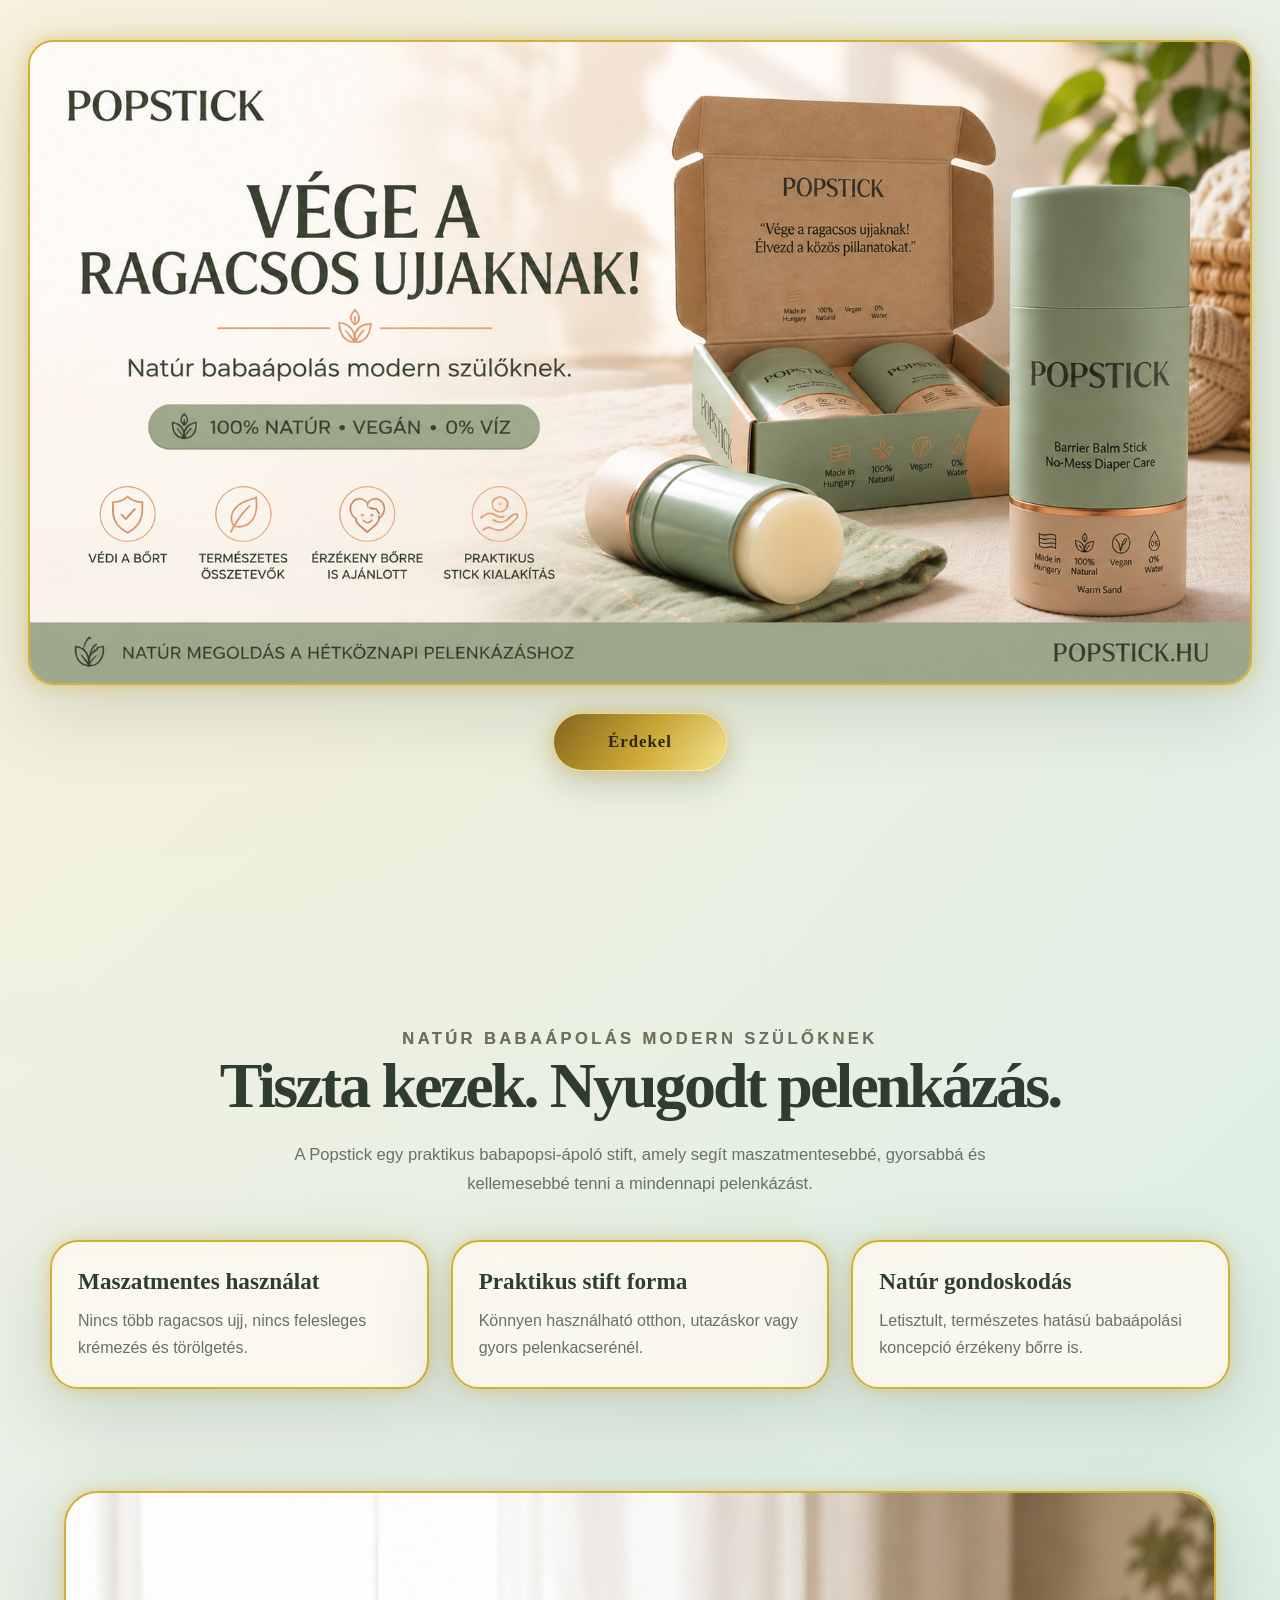
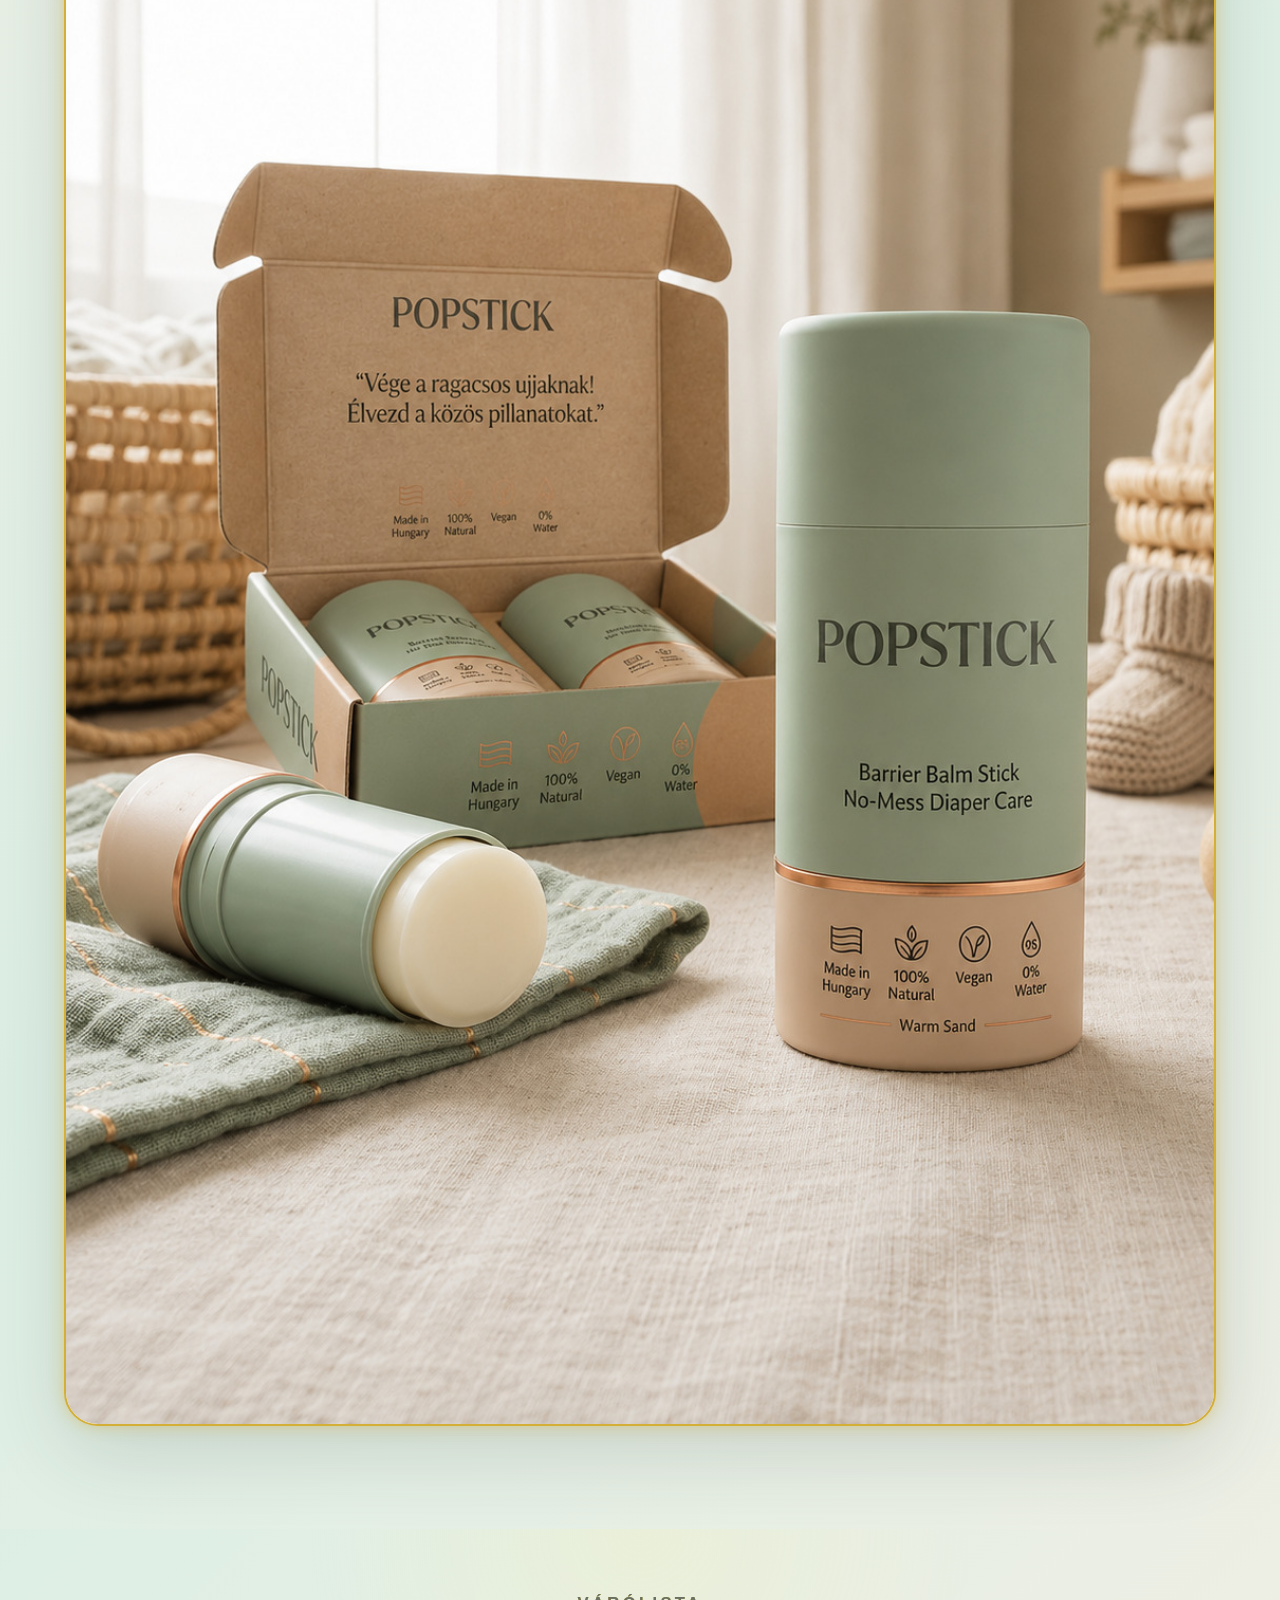
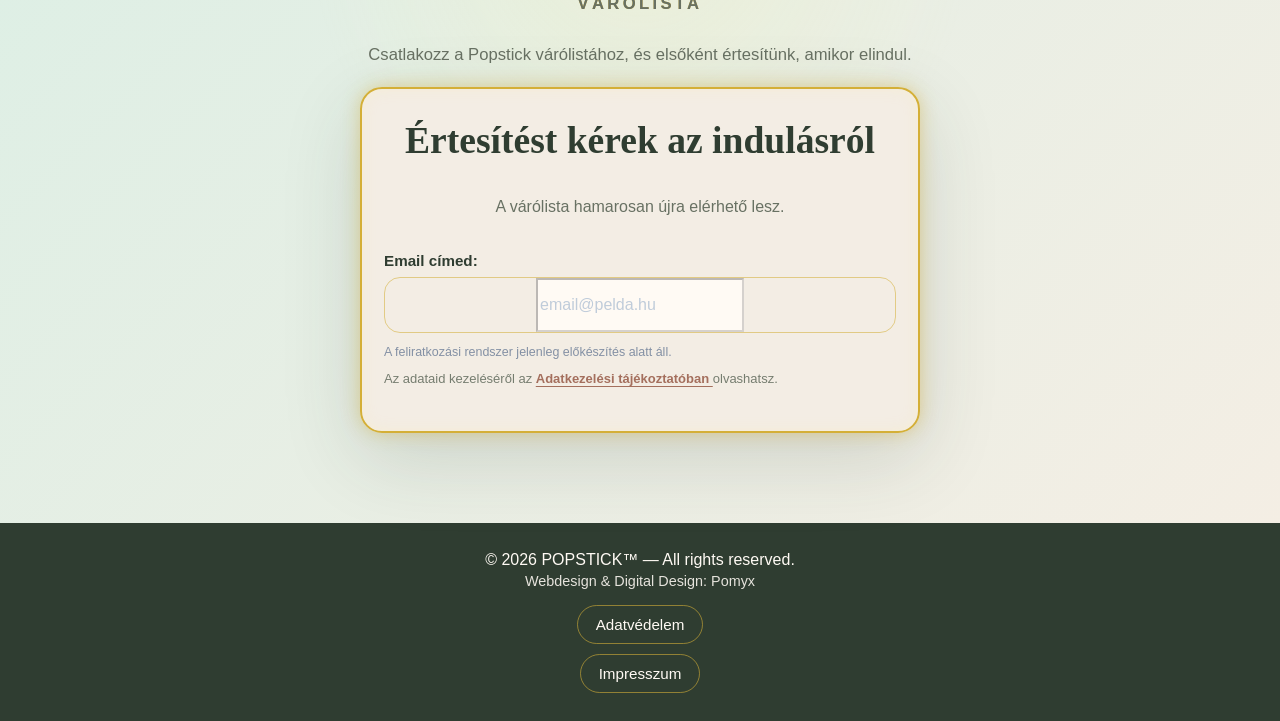
<file: index.html>
<!DOCTYPE html>
<html lang="hu">
<head>
  <meta charset="UTF-8" />
  <meta name="viewport" content="width=device-width, initial-scale=1.0" />

  <!-- FAVICONS -->
  <link rel="icon" type="image/png" href="assets/icons/favicon.png" />
  <link rel="icon" type="image/x-icon" href="assets/icons/favicon.ico" />

  <link
    rel="icon"
    type="image/png"
    sizes="16x16"
    href="assets/icons/favicon-16x16.png"
  />

  <link
    rel="icon"
    type="image/png"
    sizes="32x32"
    href="assets/icons/favicon-32x32.png"
  />

  <link
    rel="apple-touch-icon"
    sizes="180x180"
    href="assets/icons/apple-touch-icon.png"
  />

  <link rel="manifest" href="assets/icons/site.webmanifest" />

  <!-- SEO -->
  <title>Popstick | Tiszta kezek. Nyugodt pelenkázás.</title>

  <meta
    name="description"
    content="Popstick babapopsi-ápoló stift: maszatmentes, praktikus és natúr megoldás modern szülőknek."
  />

  <link rel="canonical" href="https://popstick.hu/" />

  <!-- OPEN GRAPH -->
  <meta property="og:type" content="website" />
  <meta property="og:url" content="https://popstick.hu/" />

  <meta
    property="og:title"
    content="Popstick | Tiszta kezek. Nyugodt pelenkázás."
  />

  <meta
    property="og:description"
    content="Popstick babapopsi-ápoló stift: maszatmentes, praktikus és natúr megoldás modern szülőknek."
  />

  <meta
    property="og:image"
    content="https://popstick.hu/assets/images/popstick-og.jpg"
  />

  <meta
    property="og:image:secure_url"
    content="https://popstick.hu/assets/images/popstick-og.jpg"
  />

  <meta property="og:image:type" content="image/jpeg" />
  <meta property="og:image:width" content="1920" />
  <meta property="og:image:height" content="1080" />

  <meta
    property="og:image:alt"
    content="Popstick - Tiszta kezek. Nyugodt pelenkázás."
  />

  <!-- TWITTER CARD -->
  <meta name="twitter:card" content="summary_large_image" />

  <meta
    name="twitter:title"
    content="Popstick | Tiszta kezek. Nyugodt pelenkázás."
  />

  <meta
    name="twitter:description"
    content="Popstick babapopsi-ápoló stift: maszatmentes, praktikus és natúr megoldás modern szülőknek."
  />

  <meta
    name="twitter:image"
    content="https://popstick.hu/assets/images/popstick-og.jpg"
  />

  <!-- STYLES -->
  <link rel="stylesheet" href="style.css?v=4" />

  <style>
    #sib-container input::placeholder {
      font-family: Helvetica, sans-serif;
      text-align: left;
      color: #c0ccda;
    }

    .signup-privacy-note {
      display: block;
      margin-top: 8px;
      font-size: 13px;
      line-height: 1.45;
      opacity: 0.9;
    }

    .signup-privacy-note a {
      color: inherit;
      text-decoration: underline;
      text-underline-offset: 3px;
    }
  </style>
</head>

<body>
  <main>
    <section class="hero">
      <div class="hero-frame">
        <picture>
          <source
            media="(max-width: 720px)"
            srcset="assets/images/popstick-og-mobile.jpg"
          />

          <img
            src="assets/images/popstick-og.jpg"
            alt="Popstick - Tiszta kezek. Nyugodt pelenkázás."
          />
        </picture>
      </div>

      <a href="#signup" class="hero-button gold-shine">
        Érdekel
      </a>
    </section>

    <section class="product-section">
      <div class="section-heading">
        <p class="eyebrow gold-text">
          Natúr babaápolás modern szülőknek
        </p>

        <h1>Tiszta kezek. Nyugodt pelenkázás.</h1>

        <p>
          A Popstick egy praktikus babapopsi-ápoló stift, amely segít
          maszatmentesebbé, gyorsabbá és kellemesebbé tenni a mindennapi
          pelenkázást.
        </p>
      </div>

      <div class="feature-grid">
        <article class="feature-card gold-border">
          <h2>Maszatmentes használat</h2>

          <p>
            Nincs több ragacsos ujj, nincs felesleges krémezés és törölgetés.
          </p>
        </article>

        <article class="feature-card gold-border">
          <h2>Praktikus stift forma</h2>

          <p>
            Könnyen használható otthon, utazáskor vagy gyors pelenkacserénél.
          </p>
        </article>

        <article class="feature-card gold-border">
          <h2>Natúr gondoskodás</h2>

          <p>
            Letisztult, természetes hatású babaápolási koncepció érzékeny
            bőrre is.
          </p>
        </article>
      </div>
    </section>

    <section class="secondary-visual">
      <div class="secondary-frame gold-border">
        <img
          src="assets/images/popstick-hero.jpg"
          alt="Popstick termékcsalád"
        />
      </div>
    </section>

    <section id="signup" class="signup-section">
      <div class="signup-intro">
        <p class="eyebrow gold-text">Várólista</p>

        <p>
          Csatlakozz a Popstick várólistához, és elsőként értesítünk,
          amikor elindul.
        </p>
      </div>

      <div class="sib-form">
        <div id="sib-form-container" class="sib-form-container">
          <div
            id="sib-container"
            class="sib-container--large sib-container--vertical popstick-form"
          >
            <div id="sib-form">
              <div style="padding: 8px 0;">
                <div class="sib-form-block form-title">
                  <p>Értesítést kérek az indulásról</p>
                </div>
              </div>

              <div style="padding: 8px 0;">
                <div class="sib-form-block form-text">
                  <div class="sib-text-form-block">
                    <p>
                      A várólista hamarosan újra elérhető lesz.
                    </p>
                  </div>
                </div>
              </div>

              <div style="padding: 8px 0;">
                <div class="sib-input sib-form-block">
                  <div class="form__entry entry_block">
                    <div class="form__label-row">
                      <label
                        class="entry__label form-label"
                        for="EMAIL"
                      >
                        Email címed:
                      </label>

                      <div class="entry__field">
                        <input
                          class="input"
                          type="email"
                          id="EMAIL"
                          name="EMAIL"
                          autocomplete="email"
                          inputmode="email"
                          placeholder="email@pelda.hu"
                          disabled
                        />
                      </div>
                    </div>

                    <p class="entry__specification form-note">
                      A feliratkozási rendszer jelenleg előkészítés alatt áll.

                      <span class="signup-privacy-note">
                        Az adataid kezeléséről az
                        <a
                          href="adatvedelem.html"
                          target="_blank"
                          rel="noopener noreferrer"
                        >
                          Adatkezelési tájékoztatóban
                        </a>
                        olvashatsz.
                      </span>
                    </p>
                  </div>
                </div>
              </div>
            </div>
          </div>
        </div>
      </div>
    </section>
  </main>

  <footer class="site-footer">
    <div class="footer-branding">
      <p>© 2026 POPSTICK™ — All rights reserved.</p>

      <p class="footer-credit">
        Webdesign &amp; Digital Design: Pomyx
      </p>
    </div>

    <div class="footer-links">
      <a href="adatvedelem.html" class="privacy-button">
        Adatvédelem
      </a>

      <a href="impresszum.html" class="privacy-button">
        Impresszum
      </a>
    </div>
  </footer>

  <script defer src="script.js?v=4"></script>
</body>
</html>
</file>
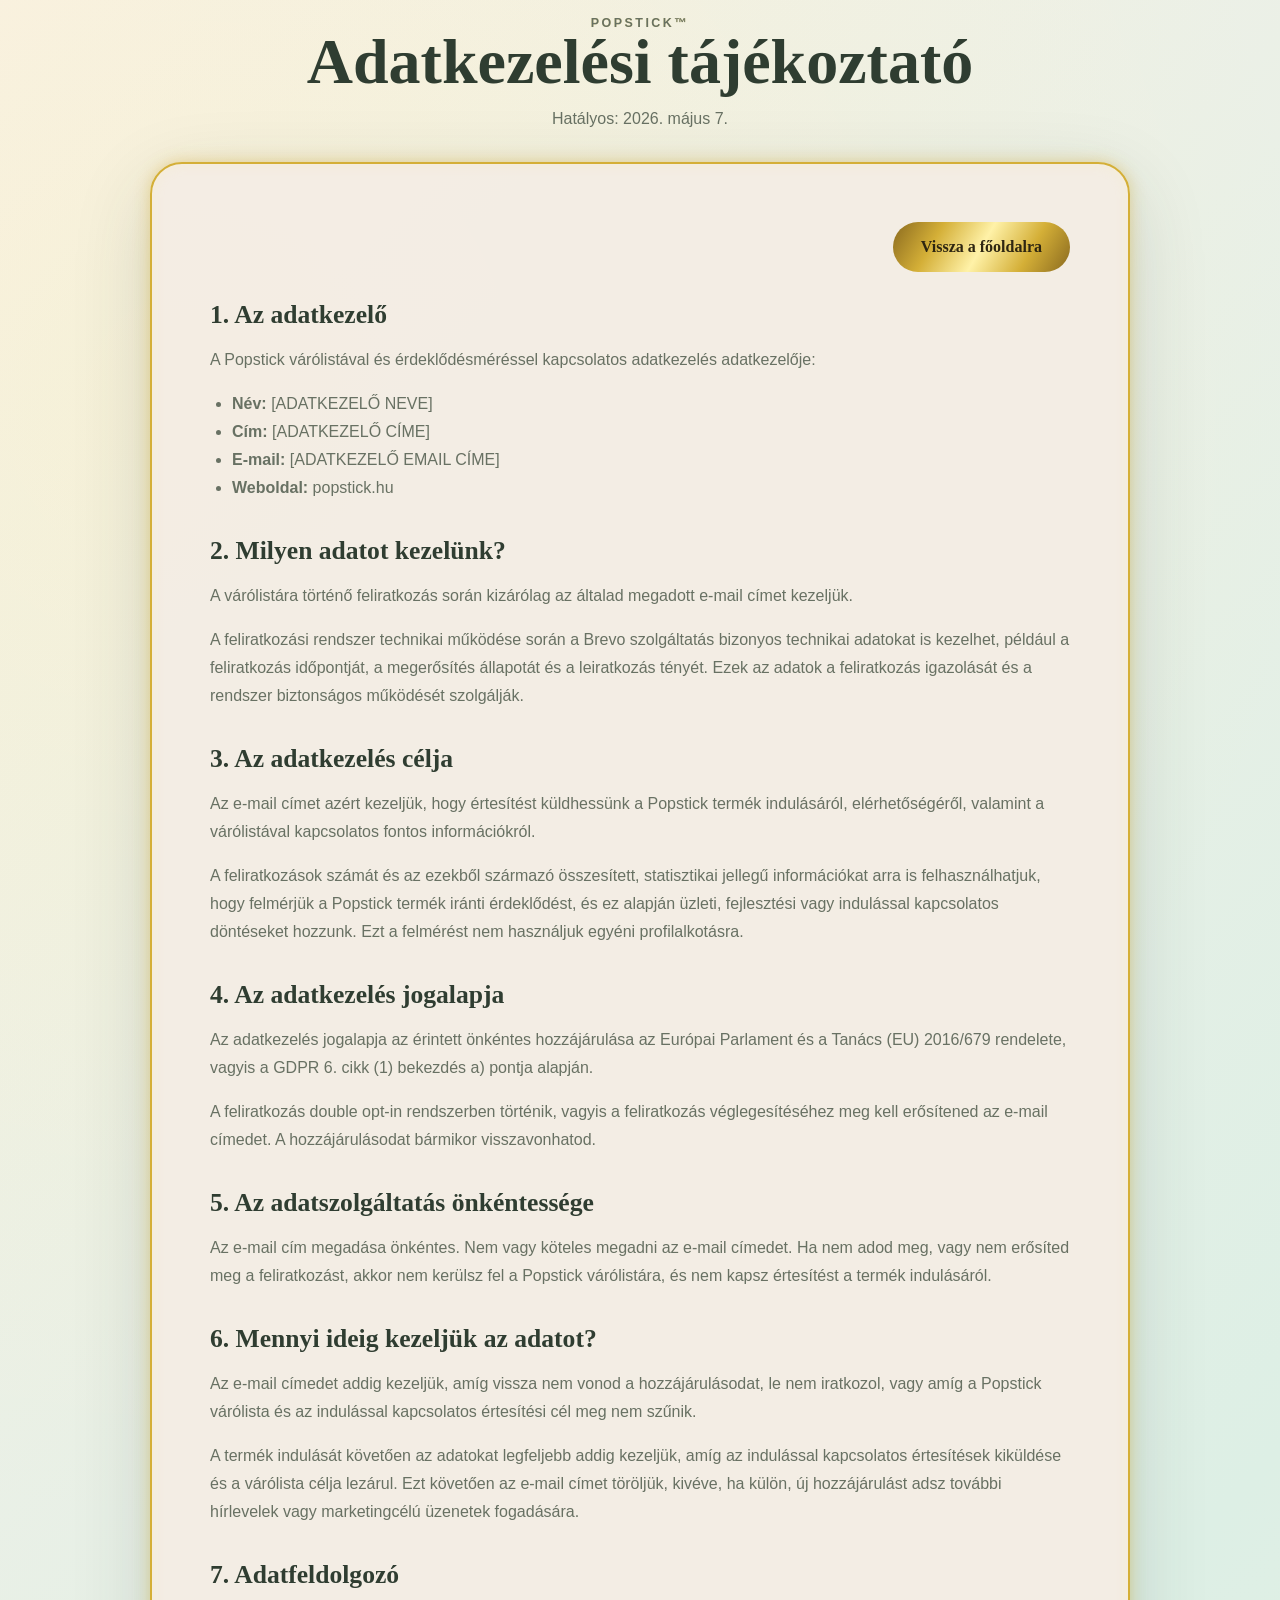
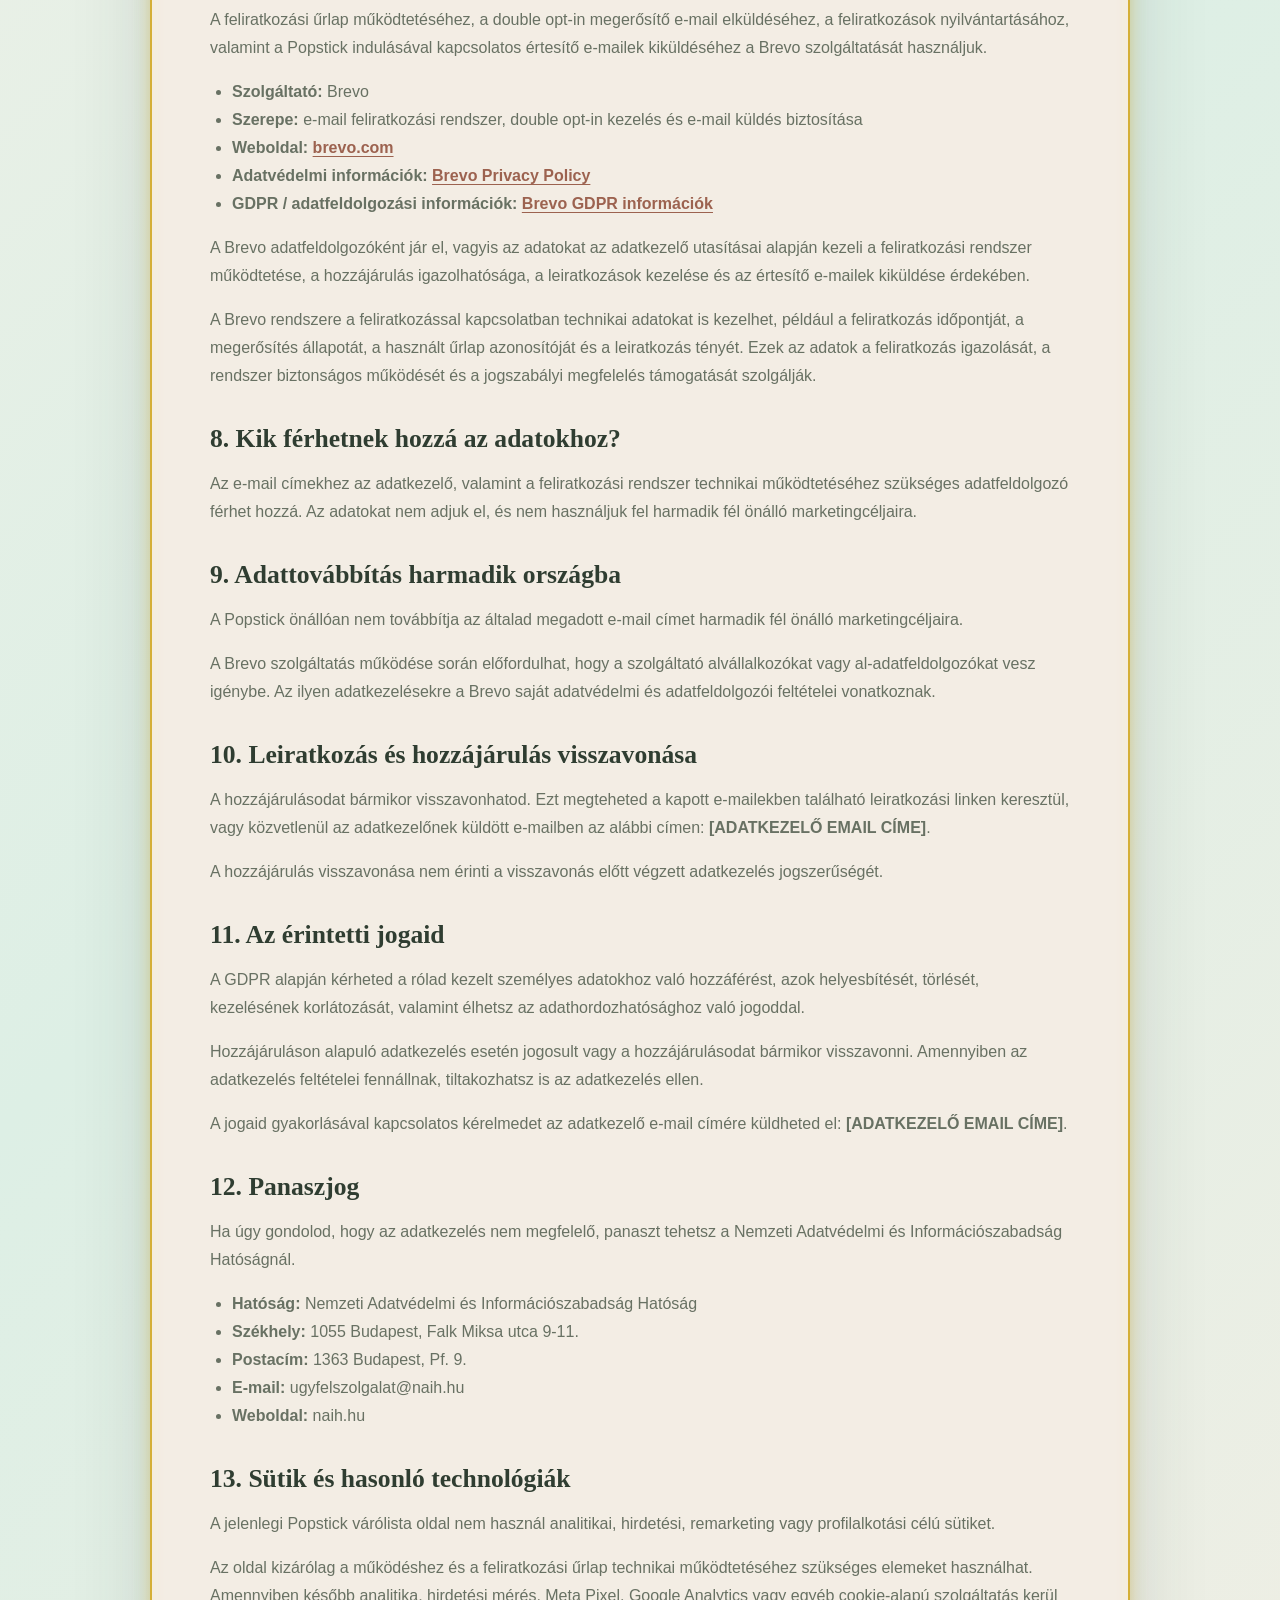
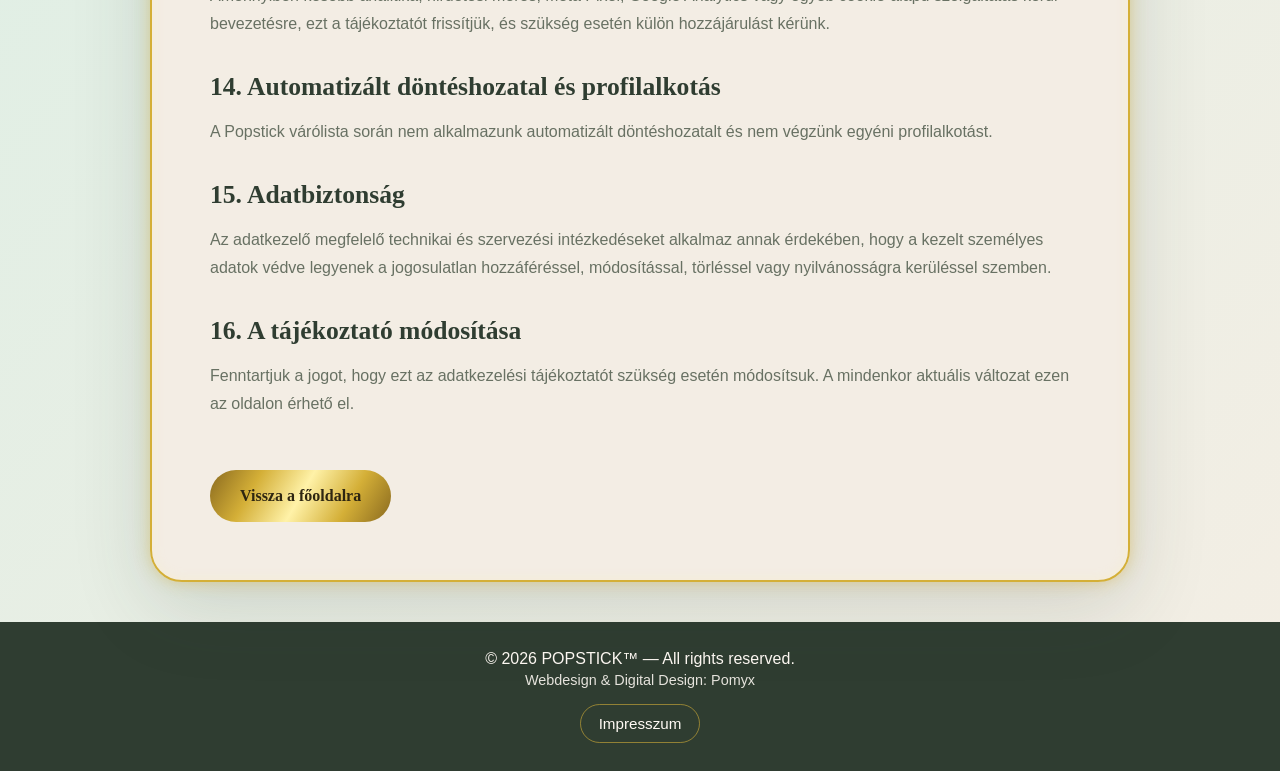
<file: adatvedelem.html>
<!DOCTYPE html>
<html lang="hu">
<head>
  <meta charset="UTF-8" />
  <meta name="viewport" content="width=device-width, initial-scale=1.0" />

  <title>Adatkezelési tájékoztató | Popstick</title>
  <meta name="description" content="A Popstick várólista és érdeklődésmérő oldal adatkezelési tájékoztatója." />

  <link rel="stylesheet" href="style.css?v=3" />
</head>

<body class="legal-no-shine">
  <main class="legal-page">
    <section class="legal-hero">
      <p class="eyebrow gold-text">POPSTICK™</p>
      <h1>Adatkezelési tájékoztató</h1>
      <p>Hatályos: 2026. május 7.</p>
    </section>

    <section class="legal-card gold-border">
      <div class="legal-card-top">
        <a href="/" class="legal-back-button gold-shine legal-card-back">Vissza a főoldalra</a>
      </div>
      <h2>1. Az adatkezelő</h2>
      <p>
        A Popstick várólistával és érdeklődésméréssel kapcsolatos adatkezelés adatkezelője:
      </p>

      <ul>
        <li><strong>Név:</strong> [ADATKEZELŐ NEVE]</li>
        <li><strong>Cím:</strong> [ADATKEZELŐ CÍME]</li>
        <li><strong>E-mail:</strong> [ADATKEZELŐ EMAIL CÍME]</li>
        <li><strong>Weboldal:</strong> popstick.hu</li>
      </ul>

      <h2>2. Milyen adatot kezelünk?</h2>
      <p>
        A várólistára történő feliratkozás során kizárólag az általad megadott
        e-mail címet kezeljük.
      </p>

      <p>
        A feliratkozási rendszer technikai működése során a Brevo szolgáltatás
        bizonyos technikai adatokat is kezelhet, például a feliratkozás időpontját,
        a megerősítés állapotát és a leiratkozás tényét. Ezek az adatok a
        feliratkozás igazolását és a rendszer biztonságos működését szolgálják.
      </p>

      <h2>3. Az adatkezelés célja</h2>
      <p>
        Az e-mail címet azért kezeljük, hogy értesítést küldhessünk a Popstick
        termék indulásáról, elérhetőségéről, valamint a várólistával kapcsolatos
        fontos információkról.
      </p>

      <p>
        A feliratkozások számát és az ezekből származó összesített, statisztikai
        jellegű információkat arra is felhasználhatjuk, hogy felmérjük a Popstick
        termék iránti érdeklődést, és ez alapján üzleti, fejlesztési vagy indulással
        kapcsolatos döntéseket hozzunk. Ezt a felmérést nem használjuk egyéni
        profilalkotásra.
      </p>

      <h2>4. Az adatkezelés jogalapja</h2>
      <p>
        Az adatkezelés jogalapja az érintett önkéntes hozzájárulása az
        Európai Parlament és a Tanács (EU) 2016/679 rendelete, vagyis a GDPR
        6. cikk (1) bekezdés a) pontja alapján.
      </p>

      <p>
        A feliratkozás double opt-in rendszerben történik, vagyis a feliratkozás
        véglegesítéséhez meg kell erősítened az e-mail címedet. A hozzájárulásodat
        bármikor visszavonhatod.
      </p>

      <h2>5. Az adatszolgáltatás önkéntessége</h2>
      <p>
        Az e-mail cím megadása önkéntes. Nem vagy köteles megadni az e-mail címedet.
        Ha nem adod meg, vagy nem erősíted meg a feliratkozást, akkor nem kerülsz
        fel a Popstick várólistára, és nem kapsz értesítést a termék indulásáról.
      </p>

      <h2>6. Mennyi ideig kezeljük az adatot?</h2>
      <p>
        Az e-mail címedet addig kezeljük, amíg vissza nem vonod a hozzájárulásodat,
        le nem iratkozol, vagy amíg a Popstick várólista és az indulással kapcsolatos
        értesítési cél meg nem szűnik.
      </p>

      <p>
        A termék indulását követően az adatokat legfeljebb addig kezeljük, amíg az
        indulással kapcsolatos értesítések kiküldése és a várólista célja lezárul.
        Ezt követően az e-mail címet töröljük, kivéve, ha külön, új hozzájárulást
        adsz további hírlevelek vagy marketingcélú üzenetek fogadására.
      </p>

     <h2>7. Adatfeldolgozó</h2>

<p>
  A feliratkozási űrlap működtetéséhez, a double opt-in megerősítő e-mail
  elküldéséhez, a feliratkozások nyilvántartásához, valamint a Popstick indulásával
  kapcsolatos értesítő e-mailek kiküldéséhez a Brevo szolgáltatását használjuk.
</p>

<ul>
  <li><strong>Szolgáltató:</strong> Brevo</li>

  <li>
    <strong>Szerepe:</strong>
    e-mail feliratkozási rendszer, double opt-in kezelés és e-mail küldés biztosítása
  </li>

  <li>
    <strong>Weboldal:</strong>
    <a
      href="https://www.brevo.com/"
      target="_blank"
      rel="noopener noreferrer"
    >
      brevo.com
    </a>
  </li>

  <li>
    <strong>Adatvédelmi információk:</strong>
    <a
      href="https://www.brevo.com/legal/privacypolicy/"
      target="_blank"
      rel="noopener noreferrer"
    >
      Brevo Privacy Policy
    </a>
  </li>

  <li>
    <strong>GDPR / adatfeldolgozási információk:</strong>
    <a
      href="https://help.brevo.com/hc/en-us/articles/360001258744-How-does-Brevo-comply-with-the-GDPR"
      target="_blank"
      rel="noopener noreferrer"
    >
      Brevo GDPR információk
    </a>
  </li>
</ul>

<p>
  A Brevo adatfeldolgozóként jár el, vagyis az adatokat az adatkezelő utasításai
  alapján kezeli a feliratkozási rendszer működtetése, a hozzájárulás igazolhatósága,
  a leiratkozások kezelése és az értesítő e-mailek kiküldése érdekében.
</p>

<p>
  A Brevo rendszere a feliratkozással kapcsolatban technikai adatokat is kezelhet,
  például a feliratkozás időpontját, a megerősítés állapotát, a használt űrlap
  azonosítóját és a leiratkozás tényét. Ezek az adatok a feliratkozás igazolását,
  a rendszer biztonságos működését és a jogszabályi megfelelés támogatását szolgálják.
</p>

      <h2>8. Kik férhetnek hozzá az adatokhoz?</h2>
      <p>
        Az e-mail címekhez az adatkezelő, valamint a feliratkozási rendszer
        technikai működtetéséhez szükséges adatfeldolgozó férhet hozzá.
        Az adatokat nem adjuk el, és nem használjuk fel harmadik fél önálló
        marketingcéljaira.
      </p>

      <h2>9. Adattovábbítás harmadik országba</h2>
      <p>
        A Popstick önállóan nem továbbítja az általad megadott e-mail címet
        harmadik fél önálló marketingcéljaira.
      </p>

      <p>
        A Brevo szolgáltatás működése során előfordulhat, hogy a szolgáltató
        alvállalkozókat vagy al-adatfeldolgozókat vesz igénybe. Az ilyen
        adatkezelésekre a Brevo saját adatvédelmi és adatfeldolgozói feltételei
        vonatkoznak.
      </p>

      <h2>10. Leiratkozás és hozzájárulás visszavonása</h2>
      <p>
        A hozzájárulásodat bármikor visszavonhatod. Ezt megteheted a kapott
        e-mailekben található leiratkozási linken keresztül, vagy közvetlenül
        az adatkezelőnek küldött e-mailben az alábbi címen:
        <strong>[ADATKEZELŐ EMAIL CÍME]</strong>.
      </p>

      <p>
        A hozzájárulás visszavonása nem érinti a visszavonás előtt végzett
        adatkezelés jogszerűségét.
      </p>

      <h2>11. Az érintetti jogaid</h2>
      <p>
        A GDPR alapján kérheted a rólad kezelt személyes adatokhoz való hozzáférést,
        azok helyesbítését, törlését, kezelésének korlátozását, valamint élhetsz
        az adathordozhatósághoz való jogoddal.
      </p>

      <p>
        Hozzájáruláson alapuló adatkezelés esetén jogosult vagy a hozzájárulásodat
        bármikor visszavonni. Amennyiben az adatkezelés feltételei fennállnak,
        tiltakozhatsz is az adatkezelés ellen.
      </p>

      <p>
        A jogaid gyakorlásával kapcsolatos kérelmedet az adatkezelő e-mail címére
        küldheted el: <strong>[ADATKEZELŐ EMAIL CÍME]</strong>.
      </p>

      <h2>12. Panaszjog</h2>
      <p>
        Ha úgy gondolod, hogy az adatkezelés nem megfelelő, panaszt tehetsz
        a Nemzeti Adatvédelmi és Információszabadság Hatóságnál.
      </p>

      <ul>
        <li><strong>Hatóság:</strong> Nemzeti Adatvédelmi és Információszabadság Hatóság</li>
        <li><strong>Székhely:</strong> 1055 Budapest, Falk Miksa utca 9-11.</li>
        <li><strong>Postacím:</strong> 1363 Budapest, Pf. 9.</li>
        <li><strong>E-mail:</strong> ugyfelszolgalat@naih.hu</li>
        <li><strong>Weboldal:</strong> naih.hu</li>
      </ul>

      <h2>13. Sütik és hasonló technológiák</h2>
      <p>
        A jelenlegi Popstick várólista oldal nem használ analitikai, hirdetési,
        remarketing vagy profilalkotási célú sütiket.
      </p>

      <p>
        Az oldal kizárólag a működéshez és a feliratkozási űrlap technikai
        működtetéséhez szükséges elemeket használhat. Amennyiben később analitika,
        hirdetési mérés, Meta Pixel, Google Analytics vagy egyéb cookie-alapú
        szolgáltatás kerül bevezetésre, ezt a tájékoztatót frissítjük, és szükség
        esetén külön hozzájárulást kérünk.
      </p>

      <h2>14. Automatizált döntéshozatal és profilalkotás</h2>
      <p>
        A Popstick várólista során nem alkalmazunk automatizált döntéshozatalt
        és nem végzünk egyéni profilalkotást.
      </p>

      <h2>15. Adatbiztonság</h2>
      <p>
        Az adatkezelő megfelelő technikai és szervezési intézkedéseket alkalmaz
        annak érdekében, hogy a kezelt személyes adatok védve legyenek a jogosulatlan
        hozzáféréssel, módosítással, törléssel vagy nyilvánosságra kerüléssel szemben.
      </p>

      <h2>16. A tájékoztató módosítása</h2>
      <p>
        Fenntartjuk a jogot, hogy ezt az adatkezelési tájékoztatót szükség esetén
        módosítsuk. A mindenkor aktuális változat ezen az oldalon érhető el.
      </p>

      <a href="/" class="legal-back-button gold-shine">Vissza a főoldalra</a>
    </section>
  </main>

  <button
    class="back-to-top gold-border"
    type="button"
    aria-label="Vissza az oldal tetejére"
  >
    ↑
  </button>

  <footer class="site-footer legal-footer">
    <div class="footer-branding">
      <p>© 2026 POPSTICK™ — All rights reserved.</p>
      <p class="footer-credit">Webdesign &amp; Digital Design: Pomyx</p>
    </div>

    <div class="footer-links">
      <a href="impresszum.html" class="privacy-button">Impresszum</a>
      </div>
  </footer>

  <script defer src="script.js"></script>
</body>
</html>
</file>
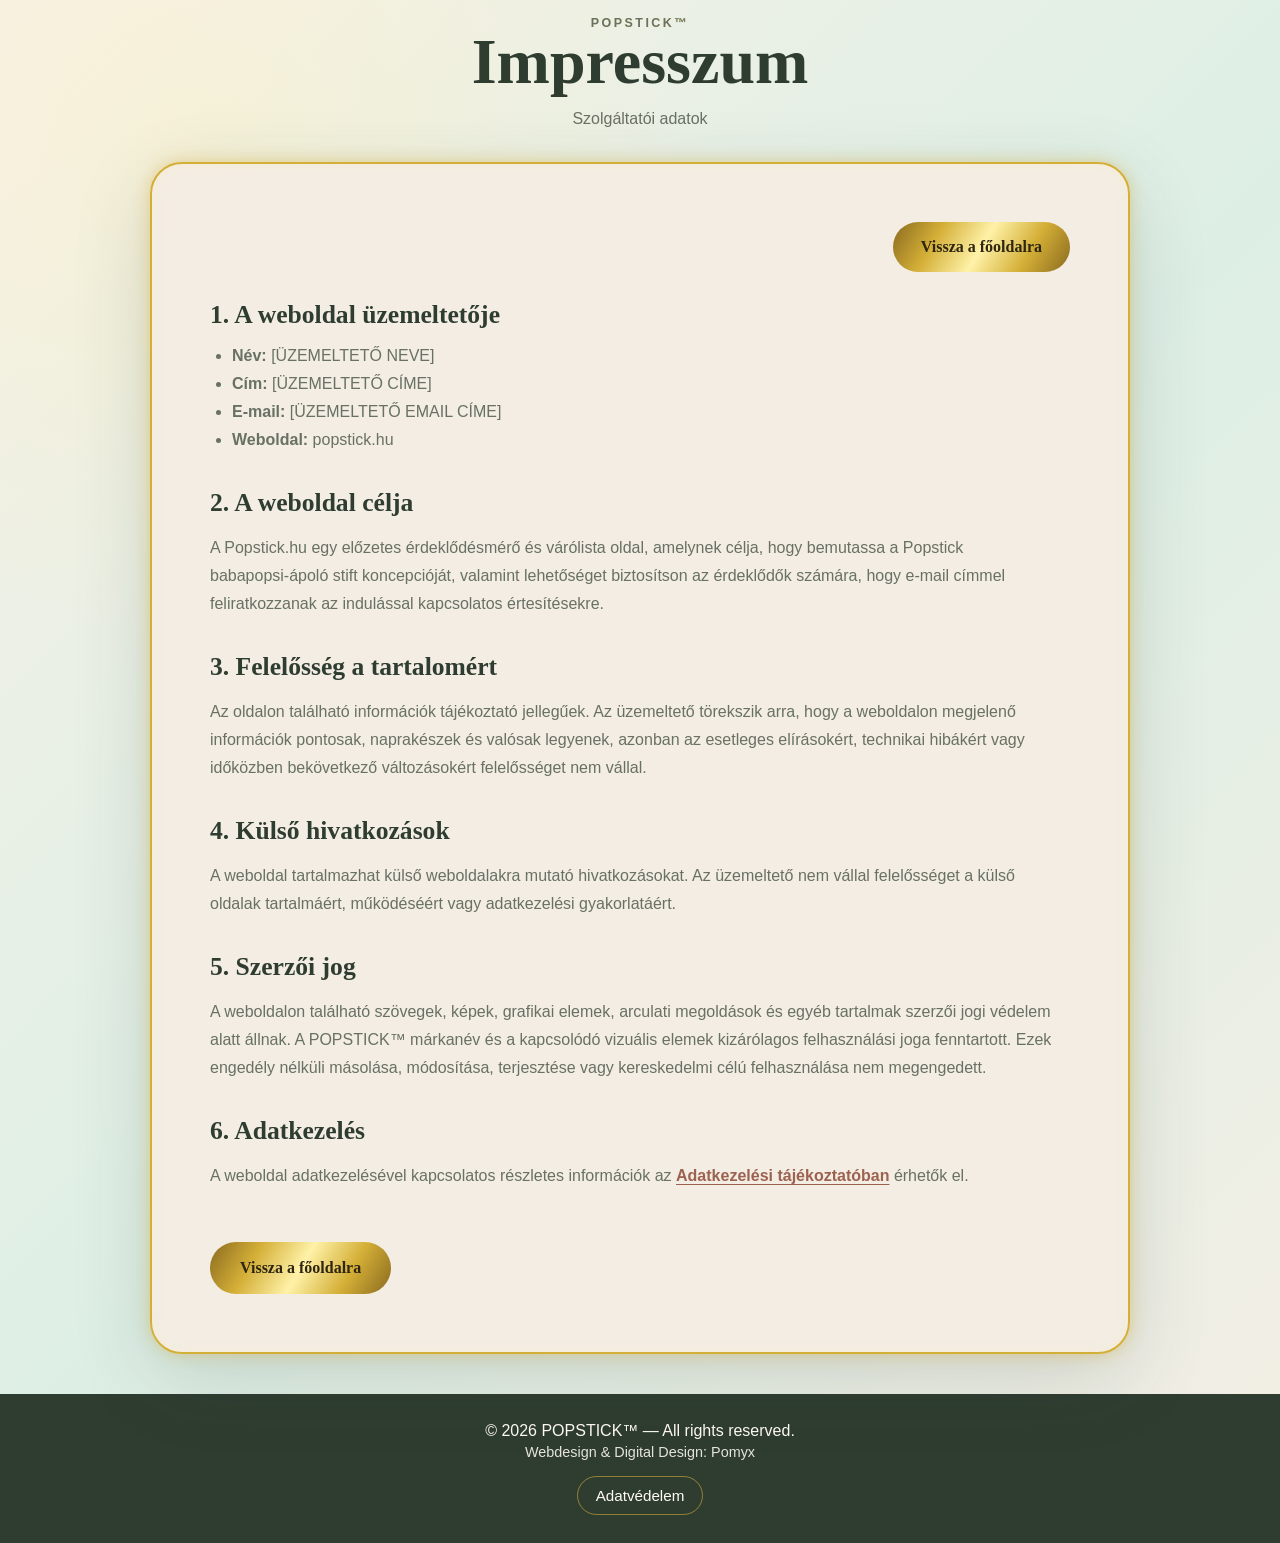
<file: impresszum.html>
<!DOCTYPE html>
<html lang="hu">
<head>
  <meta charset="UTF-8" />
  <meta name="viewport" content="width=device-width, initial-scale=1.0" />

  <title>Impresszum | Popstick</title>
  <meta name="description" content="A Popstick.hu impresszuma és szolgáltatói adatai." />

  <link rel="stylesheet" href="style.css?v=3" />
</head>

<body class="legal-no-shine">
  <main class="legal-page">
    <section class="legal-hero">
      <p class="eyebrow gold-text">POPSTICK™</p>
      <h1>Impresszum</h1>
      <p>Szolgáltatói adatok</p>
    </section>

    <section class="legal-card gold-border">
      <div class="legal-card-top">
        <a href="/" class="legal-back-button gold-shine legal-card-back">Vissza a főoldalra</a>
      </div>
      <h2>1. A weboldal üzemeltetője</h2>

      <ul>
        <li><strong>Név:</strong> [ÜZEMELTETŐ NEVE]</li>
        <li><strong>Cím:</strong> [ÜZEMELTETŐ CÍME]</li>
        <li><strong>E-mail:</strong> [ÜZEMELTETŐ EMAIL CÍME]</li>
        <li><strong>Weboldal:</strong> popstick.hu</li>
      </ul>

      <h2>2. A weboldal célja</h2>
      <p>
        A Popstick.hu egy előzetes érdeklődésmérő és várólista oldal, amelynek célja,
        hogy bemutassa a Popstick babapopsi-ápoló stift koncepcióját, valamint
        lehetőséget biztosítson az érdeklődők számára, hogy e-mail címmel
        feliratkozzanak az indulással kapcsolatos értesítésekre.
      </p>

      <h2>3. Felelősség a tartalomért</h2>
      <p>
        Az oldalon található információk tájékoztató jellegűek. Az üzemeltető
        törekszik arra, hogy a weboldalon megjelenő információk pontosak,
        naprakészek és valósak legyenek, azonban az esetleges elírásokért,
        technikai hibákért vagy időközben bekövetkező változásokért felelősséget
        nem vállal.
      </p>

      <h2>4. Külső hivatkozások</h2>
      <p>
        A weboldal tartalmazhat külső weboldalakra mutató hivatkozásokat.
        Az üzemeltető nem vállal felelősséget a külső oldalak tartalmáért,
        működéséért vagy adatkezelési gyakorlatáért.
      </p>

      <h2>5. Szerzői jog</h2>
      <p>
        A weboldalon található szövegek, képek, grafikai elemek, arculati megoldások
        és egyéb tartalmak szerzői jogi védelem alatt állnak. A POPSTICK™ márkanév
        és a kapcsolódó vizuális elemek kizárólagos felhasználási joga fenntartott.
        Ezek engedély nélküli másolása, módosítása, terjesztése vagy kereskedelmi célú
        felhasználása nem megengedett.
      </p>

      <h2>6. Adatkezelés</h2>
      <p>
        A weboldal adatkezelésével kapcsolatos részletes információk az
        <a href="adatvedelem.html">Adatkezelési tájékoztatóban</a> érhetők el.
      </p>

      <a href="/" class="legal-back-button gold-shine">Vissza a főoldalra</a>
    </section>
  </main>
  <button
    class="back-to-top gold-border"
    type="button"
    aria-label="Vissza az oldal tetejére"
  >
    ↑
  </button>

  <footer class="site-footer legal-footer">
    <div class="footer-branding">
      <p>© 2026 POPSTICK™ — All rights reserved.</p>
      <p class="footer-credit">Webdesign &amp; Digital Design: Pomyx</p>
    </div>

    <div class="footer-links">
      <a href="adatvedelem.html" class="privacy-button">Adatvédelem</a>
      </div>
  </footer>

  <script defer src="script.js"></script>
</body>
</html>
</file>
<file: style.css>
:root {
  --mint: #ddefe5;
  --mint-soft: #edf7f1;
  --mint-dark: #2f3d31;
  --beige: #f4eee4;
  --cream: #fffaf4;
  --rose: #cb8e75;
  --rose-dark: #9c624f;
  --gold: #d4af37;
  --gold-light: #fff2a8;
  --text: #2e382f;
  --muted: #687163;
  --shadow: 0 24px 80px rgba(46, 56, 47, 0.16);
}

* {
  box-sizing: border-box;
}

html {
  scroll-behavior: smooth;
}

body {
  margin: 0;
  font-family: Helvetica, Arial, sans-serif;
  color: var(--text);
  background:
    radial-gradient(circle at 15% 10%, rgba(255, 242, 168, 0.25), transparent 30%),
    linear-gradient(135deg, #f8f1e8 0%, var(--mint) 52%, #f4eee4 100%);
}

img {
  display: block;
  max-width: 100%;
}

a {
  color: inherit;
  text-decoration: none;
}

/* HERO */

.hero {
  min-height: 100vh;
  padding: 40px 28px 34px;
  display: flex;
  flex-direction: column;
  align-items: center;
  justify-content: flex-start;
  gap: 28px;
}

.hero-frame {
  position: relative;
  overflow: hidden;
  width: fit-content;
  max-width: min(1280px, 100%);
  border-radius: clamp(18px, 2vw, 34px);
  border: 2px solid var(--gold);
  background: var(--beige);
  box-shadow:
    0 0 18px rgba(212, 175, 55, 0.5),
    inset 0 0 14px rgba(255, 240, 170, 0.28),
    var(--shadow);
}

.hero-frame picture {
  display: block;
}

.hero-frame img {
  width: auto;
  max-width: 100%;
  height: auto;
  max-height: 72vh;
  object-fit: contain;
  display: block;
}

.hero-frame::before,
.hero-frame::after {
  content: none !important;
  display: none !important;
}

.hero-button {
  display: inline-flex;
  align-items: center;
  justify-content: center;
  min-height: 58px;
  padding: 0 54px;
  border-radius: 999px;
  font-family: Georgia, serif;
  font-size: clamp(1.05rem, 1.25vw, 1.28rem);
  font-weight: 700;
  letter-spacing: 0.06em;
  color: #2e2611;
  border: 1px solid rgba(255, 242, 168, 0.8);
  box-shadow:
    0 0 18px rgba(212, 175, 55, 0.5),
    0 16px 34px rgba(46, 56, 47, 0.16);
  transition: transform 0.2s ease, box-shadow 0.2s ease;
}

.hero-button:hover {
  transform: translateY(-2px);
  box-shadow:
    0 0 24px rgba(212, 175, 55, 0.68),
    0 20px 42px rgba(46, 56, 47, 0.2);
}

/* GOLD EFFECTS */

.gold-shine {
  background: linear-gradient(
    120deg,
    #8a6a1f,
    #d4af37,
    #fff2a8,
    #d4af37,
    #8a6a1f
  );
  background-size: 220% 220%;
  animation: goldShine 3s ease-in-out infinite;
}

.gold-text {
  background: linear-gradient(
    120deg,
    #8a6a1f,
    #d4af37,
    #fff2a8,
    #d4af37,
    #8a6a1f
  );
  background-size: 220% 220%;
  animation: goldShine 3s ease-in-out infinite;
  -webkit-background-clip: text;
  background-clip: text;
  color: transparent;
}

.gold-border {
  position: relative;
  overflow: hidden;
  border: 2px solid var(--gold);
  box-shadow:
    0 0 16px rgba(212, 175, 55, 0.45),
    inset 0 0 12px rgba(255, 240, 170, 0.25),
    var(--shadow);
}

.gold-border::after {
  content: "";
  position: absolute;
  inset: -2px;
  pointer-events: none;
  background: linear-gradient(
    120deg,
    transparent 0%,
    transparent 38%,
    rgba(255, 242, 168, 0.76) 50%,
    transparent 62%,
    transparent 100%
  );
  transform: translateX(-130%);
  animation: borderSweep 5.2s ease-in-out infinite;
}

/* PRODUCT */

.product-section {
  padding: clamp(72px, 8vw, 120px) clamp(18px, 5vw, 80px);
}

.section-heading {
  max-width: 900px;
  margin: 0 auto 42px;
  text-align: center;
}

.eyebrow {
  margin: 0 0 14px;
  text-transform: uppercase;
  letter-spacing: 0.2em;
  font-size: 0.78rem;
  font-weight: 800;
}

.section-heading h1,
.signup-intro h2 {
  margin: 0;
  font-family: Georgia, serif;
  color: var(--mint-dark);
  line-height: 1;
}

.section-heading h1 {
  font-size: clamp(2.6rem, 5vw, 5.8rem);
  letter-spacing: -0.045em;
}

.section-heading p,
.signup-intro p {
  max-width: 740px;
  margin: 22px auto 0;
  font-size: clamp(1.02rem, 1.3vw, 1.2rem);
  line-height: 1.75;
  color: var(--muted);
}

.feature-grid {
  display: grid;
  grid-template-columns: repeat(3, 1fr);
  gap: 22px;
  max-width: 1180px;
  margin: 0 auto;
}

.feature-card {
  padding: 34px;
  border-radius: 28px;
  background: rgba(255, 250, 244, 0.78);
}

.feature-card h2 {
  margin: 0 0 12px;
  font-family: Georgia, serif;
  font-size: 1.45rem;
  color: var(--mint-dark);
}

.feature-card p {
  margin: 0;
  line-height: 1.7;
  color: var(--muted);
}

/* SECONDARY IMAGE */

.secondary-visual {
  padding: 0 clamp(18px, 5vw, 80px) clamp(76px, 8vw, 120px);
}

.secondary-frame {
  max-width: 1180px;
  margin: 0 auto;
  border-radius: 34px;
  background: var(--beige);
}

.secondary-frame img {
  width: 100%;
  border-radius: 32px;
}

/* SIGNUP */

.signup-section {
  padding: 38px clamp(18px, 5vw, 80px) 90px;
  background:
    radial-gradient(circle at top, rgba(255, 242, 168, 0.2), transparent 38%),
    linear-gradient(135deg, rgba(221, 239, 229, 0.95), rgba(244, 238, 228, 0.95));
}

#signup {
  scroll-margin-top: -30px;
}

@media (max-width: 720px) {
  #signup {
    scroll-margin-top: 30px;
  }
}

.signup-intro {
  max-width: 760px;
  margin: 0 auto 18px;
  text-align: center;
}

.signup-intro h2 {
  font-size: clamp(2.2rem, 4vw, 4.6rem);
}

.sib-form {
  background: transparent !important;
  text-align: center;
}

.sib-form-container {
  display: flex;
  flex-direction: column;
  align-items: center;
}

.popstick-form {
  max-width: 560px !important;
  width: 100%;
  padding: 30px !important;
  text-align: center !important;
  background: rgba(244, 238, 228, 0.96) !important;
  border: 2px solid var(--gold) !important;
  border-radius: 28px !important;
  box-shadow:
    0 0 18px rgba(212, 175, 55, 0.45),
    inset 0 0 14px rgba(255, 240, 170, 0.25),
    0 24px 80px rgba(46, 56, 47, 0.16) !important;
}

.form-title {
  font-family: Georgia, serif !important;
  font-size: clamp(1.8rem, 3vw, 2.35rem) !important;
  font-weight: 700 !important;
  text-align: center !important;
  color: var(--mint-dark) !important;
  background: transparent !important;
}

.form-title p {
  margin: 0;
}

.form-text {
  font-family: Helvetica, sans-serif !important;
  font-size: 1rem !important;
  line-height: 1.65 !important;
  text-align: center !important;
  color: var(--muted) !important;
  background: transparent !important;
}

.form-label {
  display: block;
  margin-bottom: 8px;
  font-family: Helvetica, sans-serif !important;
  font-size: 0.95rem !important;
  font-weight: 700 !important;
  text-align: left !important;
  color: var(--mint-dark) !important;
}

.entry__field {
  border-radius: 16px !important;
  border: 1px solid rgba(212, 175, 55, 0.55) !important;
  overflow: hidden;
}

.entry__field input {
  min-height: 54px;
  font-size: 1rem;
  background: #fffaf4 !important;
}

.form-note {
  display: block;
  margin-top: 10px;
  font-family: Helvetica, sans-serif !important;
  font-size: 0.78rem !important;
  line-height: 1.5;
  text-align: left !important;
  color: #8390A4 !important;
}

.signup-privacy-note {
  display: block;
  margin-top: 8px;
  font-size: 0.78rem;
  line-height: 1.5;
  color: #687163;
}

.signup-privacy-note a {
  color: var(--rose-dark) !important;
  font-weight: 700;
  text-decoration: underline;
  text-underline-offset: 3px;
}

.form-button {
  min-height: 54px !important;
  padding: 0 28px !important;
  border: 0 !important;
  border-radius: 999px !important;
  font-family: Georgia, serif !important;
  font-size: 1rem !important;
  font-weight: 700 !important;
  color: #2e2611 !important;
  cursor: pointer;
  box-shadow: 0 14px 30px rgba(212, 175, 55, 0.32) !important;
}

/* FOOTER */

.site-footer {
  display: flex;
  align-items: center;
  justify-content: space-between;
  gap: 16px;
  padding: 28px clamp(18px, 5vw, 80px);
  background: var(--mint-dark);
  color: #fffaf4;
}

.site-footer p {
  margin: 0;
}

.footer-branding {
  display: flex;
  flex-direction: column;
  gap: 4px;
}

.footer-credit {
  font-size: 0.9rem;
  opacity: 0.88;
}

.legal-footer {
  margin-top: 40px;
}


.footer-links {
  display: flex;
  align-items: center;
  justify-content: center;
  gap: 12px;
  flex-wrap: wrap;
}

.privacy-button {
  display: inline-flex;
  align-items: center;
  justify-content: center;
  min-height: 38px;
  padding: 10px 18px;
  border-radius: 999px;
  color: #fffaf4;
  border: 1px solid rgba(212, 175, 55, 0.6);
  font-size: 0.95rem;
  transition: background 0.2s ease, transform 0.2s ease;
}

.privacy-button:hover {
  background: rgba(212, 175, 55, 0.16);
  transform: translateY(-1px);
}

/* ANIMATIONS */

@keyframes goldShine {
  0% {
    background-position: 0% 50%;
  }

  50% {
    background-position: 100% 50%;
  }

  100% {
    background-position: 0% 50%;
  }
}

@keyframes borderSweep {
  0% {
    transform: translateX(-130%);
  }

  45% {
    transform: translateX(130%);
  }

  100% {
    transform: translateX(130%);
  }
}

/* TABLET */

@media (max-width: 980px) {
  .hero {
    min-height: auto;
    padding: 18px 16px 28px;
  }

  .hero-frame {
    width: 100%;
  }

  .hero-frame img {
    max-height: none;
  }

  .feature-grid {
    grid-template-columns: 1fr;
  }
}

/* MOBILE */

@media (max-width: 720px) {
  .hero {
    min-height: 100vh;
    justify-content: flex-start;
    padding: 28px 10px 10px;
    gap: 14px;
  }

  .hero-frame {
    width: 100%;
    border-radius: 18px;
    margin-top: 0;
  }

  .hero-frame img {
    width: 100%;
    height: auto;
    max-height: none;
    object-fit: contain;
  }

  .hero-button {
    width: calc(100% - 20px);
    min-height: 56px;
  }
}

  .product-section,
  .signup-section {
    padding-left: 16px;
    padding-right: 16px;
  }

  .feature-card {
    padding: 26px;
  }

  .popstick-form {
    padding: 22px !important;
    border-radius: 22px !important;
  }

  .site-footer {
    flex-direction: column;
    text-align: center;
  }

  .footer-links {
    flex-direction: column;
    gap: 10px;
  }
}

/* PRIVACY */

.legal-page {
  position: relative;
  min-height: 100vh;
  padding: clamp(32px, 6vw, 80px) 18px;
  background:
    radial-gradient(circle at top, rgba(255, 242, 168, 0.18), transparent 36%),
    linear-gradient(135deg, #f8f1e8 0%, var(--mint) 52%, #f4eee4 100%);
}

.legal-hero {
  max-width: 920px;
  margin: 0 auto 34px;
  text-align: center;
}

.legal-hero h1 {
  margin: 0;
  font-family: Georgia, serif;
  font-size: clamp(2.4rem, 5vw, 5.2rem);
  line-height: 1;
  color: var(--mint-dark);
}

.legal-hero p {
  margin: 16px 0 0;
  color: var(--muted);
}

.legal-card {
  max-width: 980px;
  margin: 0 auto;
  padding: clamp(28px, 5vw, 58px);
  border-radius: 32px;
  background: rgba(244, 238, 228, 0.96);
}

.legal-card h2 {
  margin: 34px 0 12px;
  font-family: Georgia, serif;
  font-size: clamp(1.35rem, 2vw, 2rem);
  color: var(--mint-dark);
}

.legal-card h2:first-child,
.legal-card .legal-card-top + h2 {
  margin-top: 0;
}

.legal-card p,
.legal-card li {
  font-size: 1rem;
  line-height: 1.75;
  color: var(--muted);
}

.legal-card ul {
  margin: 12px 0 0;
  padding-left: 22px;
}

.legal-card a {
  color: var(--rose-dark);
  font-weight: 700;
  text-decoration: underline;
  text-underline-offset: 3px;
}

.legal-card a:hover {
  color: var(--gold);
}

.legal-page a.legal-back-button,
.legal-page a.legal-back-button:link,
.legal-page a.legal-back-button:visited,
.legal-page a.legal-back-button:hover,
.legal-page a.legal-back-button:active,
.legal-page a.legal-back-button:focus {
  display: inline-flex;
  align-items: center;
  justify-content: center;
  min-height: 52px;
  margin-top: 36px;
  padding: 0 30px;
  border-radius: 999px;
  font-family: Georgia, serif;
  font-weight: 700;
  color: #2e2611;
  text-decoration: none !important;
  border-bottom: none !important;
}


.legal-top-back {
  margin-top: 0 !important;
}

.legal-card-top {
  display: flex;
  justify-content: flex-end;
  margin: 0 0 28px;
}

.legal-card-back {
  margin-top: 0 !important;
  min-height: 50px !important;
  padding: 0 28px !important;
  white-space: nowrap;
}

@media (max-width: 640px) {
  .legal-card-top {
    justify-content: center;
    margin-bottom: 26px;
  }

  .legal-card-back {
    width: 100%;
    max-width: 360px;
    padding: 0 20px !important;
    text-align: center;
  }
}

/* LEGAL PAGES - NO SHINE */

.legal-no-shine .gold-shine,
.legal-no-shine .gold-text {
  animation: none !important;
  background-size: 100% 100% !important;
}

.legal-no-shine .gold-border::after {
  display: none !important;
}

/* BACK TO TOP */

.back-to-top {
  position: fixed;
  right: clamp(14px, 2.2vw, 28px);
  bottom: clamp(14px, 2.4vw, 30px);
  width: clamp(44px, 6vw, 52px);
  height: clamp(44px, 6vw, 52px);
  display: inline-flex;
  align-items: center;
  justify-content: center;
  border: 1px solid rgba(255, 242, 168, 0.8);
  border-radius: 999px;
  background: linear-gradient(135deg, #f8f1e8 0%, var(--mint-soft) 52%, #f3e3bd 100%);
  color: #7e5f1d;
  font-family: Georgia, serif;
  font-size: clamp(1.25rem, 1.7vw, 1.45rem);
  font-weight: 700;
  line-height: 1;
  cursor: pointer;
  box-shadow:
    0 10px 24px rgba(46, 56, 47, 0.2),
    0 0 14px rgba(212, 175, 55, 0.35);
  z-index: 999;
  opacity: 0;
  visibility: hidden;
  transform: translateY(8px) scale(0.96);
  pointer-events: none;
  transition: opacity 0.25s ease, transform 0.25s ease, box-shadow 0.25s ease;
}

.back-to-top.is-visible {
  opacity: 1;
  visibility: visible;
  transform: translateY(0) scale(1);
  pointer-events: auto;
}

.back-to-top:hover {
  transform: translateY(-2px) scale(1.04);
  box-shadow:
    0 14px 30px rgba(46, 56, 47, 0.24),
    0 0 18px rgba(212, 175, 55, 0.5);
}

.back-to-top:focus-visible {
  outline: 2px solid rgba(212, 175, 55, 0.8);
  outline-offset: 3px;
}
</file>
